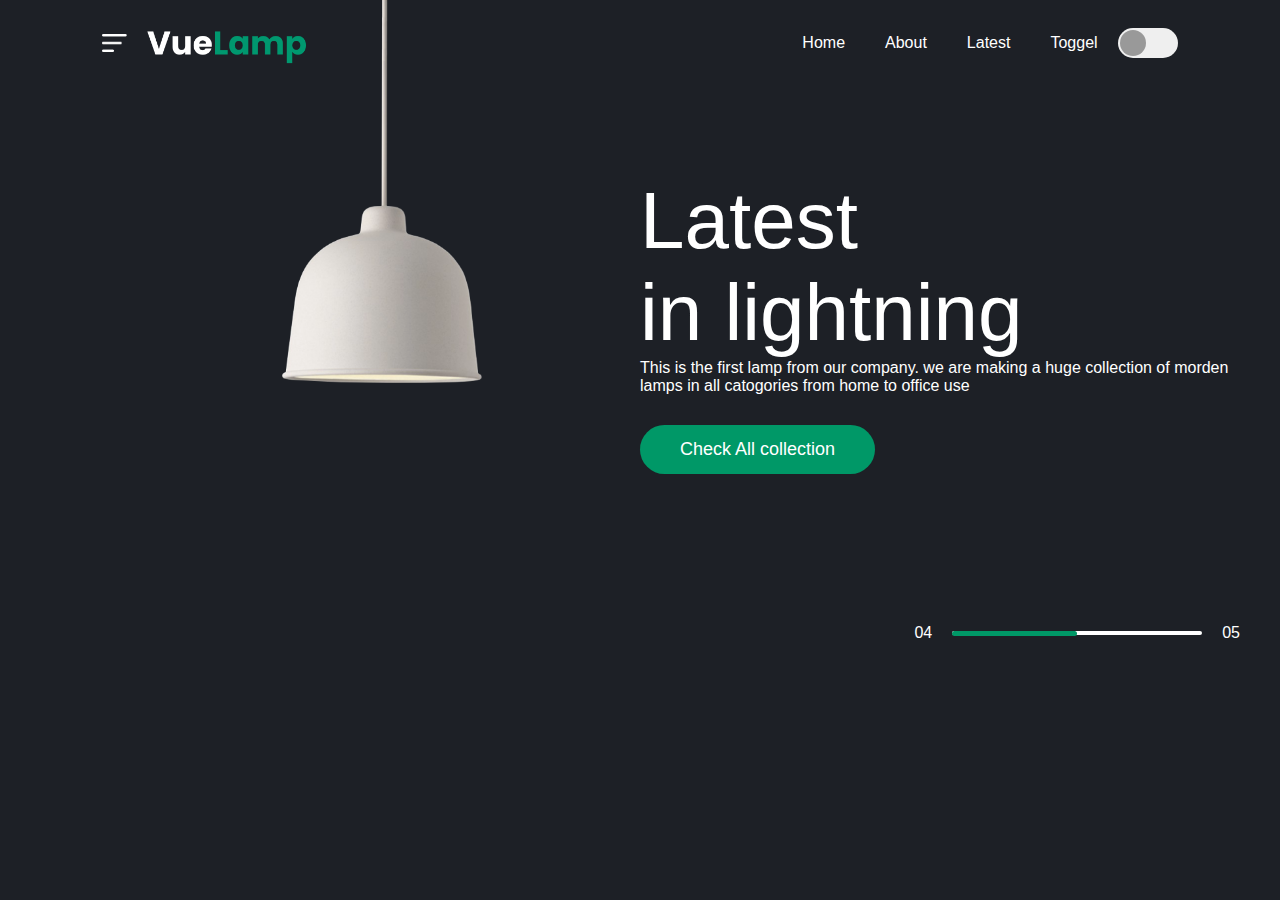
<file: index.html>
<!DOCTYPE html>
<html lang="en">
<head>
    <meta charset="UTF-8">
    <meta http-equiv="X-UA-Compatible" content="IE=edge">
    <meta name="viewport" content="width=device-width, initial-scale=1.0">
    <title>Document</title>
    <link rel="stylesheet" href="light.css">
</head>
<body>
    

<div class="hero">
    <nav>
        <img src="images/menu.png" alt="" class="menu-img">
        <img src="images/logo.png" alt="" class="logo">

        <ul>
            <li><a href="">Home</a>
             <li><a href="">About</a>
             <li><a href="">Latest</a>
             <li><a href="">Toggel</a>

        </ul>

        <button type="button" onclick="togglBtn()" id="btn"><span></span></button>
    </nav>


    <div class="lamp-container">
        <img src="images/lamp.png" alt="" class="lamp">
        <img src="images/light.png" alt="" class="light" id="light">

    </div>

    <div class="text-container">
        <h1>Latest <br> in lightning</h1>
        <p>This is the first lamp from our company. we are making a huge collection of morden lamps in all catogories from home to office use</p>
        <a href=""> Check All collection</a>

        <div class="control">
            <p>04</p>
            <div class="line"><span></span></div>
            <p>05</p>
        </div>
    </div>

  


</div>

<script>
    var btn=document.getElementById("btn");
    var light=document.getElementById("light");
    function togglBtn(){
        btn.classList.toggle("active")
        light.classList.toggle("on");
    }
</script>

</body>
</html>
</file>
<file: light.css>
*{
    margin: 0;
    padding: 0;
    font-family: 'Franklin Gothic Medium', 'Arial Narrow', Arial, sans-serif;
    box-sizing: border-box;   
}

.hero{
    background: #1d2026;
    min-height: 100vh;
    width:100%;
    color: #fff;
    position: relative;
}

nav{
    display: flex;
    align-items: center;
    padding: 20px 8%;
}

nav .menu-img{
    width: 25px;
    margin-right: 20px;
    cursor: pointer;
}

nav .logo{
    width: 160px;
    cursor: pointer;
}

nav ul{
    flex: 1;
    text-align: right;
}

nav ul li{ 
    display: inline-block;
    list-style: none;
    margin: 0 20px;
}

nav ul li a{
    text-decoration: none;
    color: #fff;
}

button{
    background:  #efefef;
    height: 30px;
    width: 60px;
    border-radius: 20px;
    border: 0;
    outline: 0;
    cursor: pointer;
}

button span{
    display: block;
    background: #999;
    height: 26px;
    width: 26px;
    border-radius: 50%;
    margin-left: 2px;
    transition: background 0.5s, margin-left 0.5s ;

}

.lamp-container{
    position: absolute;
    top: 0;
    left: 22%;
    width: 200px;
}

.lamp{
    width: 100%;
}

.light{
    position: absolute;
    top: 98%;
    left: 50%;
    transform: translateX(-51%);
    width: 700px;
    opacity: 0;
    transition: opacity 0.5s;
}

.text-container{
    max-width: 600px;
    margin-top: 7%;
    margin-left: 50%;

}

.text-container h1{
    font-size:80px;
    font-weight: 400;
}

.text-container  a{
    text-decoration: none;
    background: #009867;
    padding: 14px 40px;
    display: inline-block;
    color: #fff;
    font-size: 18px;
    margin-top: 30px;
    border-radius: 30px;
}

.control{
    display: flex;
    align-items: center;
    justify-content: flex-end;
    margin-top: 150px;
}
.control .line{
    width: 250px;
    height: 4px;
    background: #fff;
    margin: 0 20px;
    border-radius: 20px;
}

.control .line span{
    width:  50%;
    height: 5px;
    margin-top: 0px;
    border-radius: 10px;
    background: #009867;
    display: block;
}

.active{
    background: green;
}

.active span{
    background: #fff;
    margin-left:  32px; 
}

 .on{
    opacity: 1;
 }
</file>
